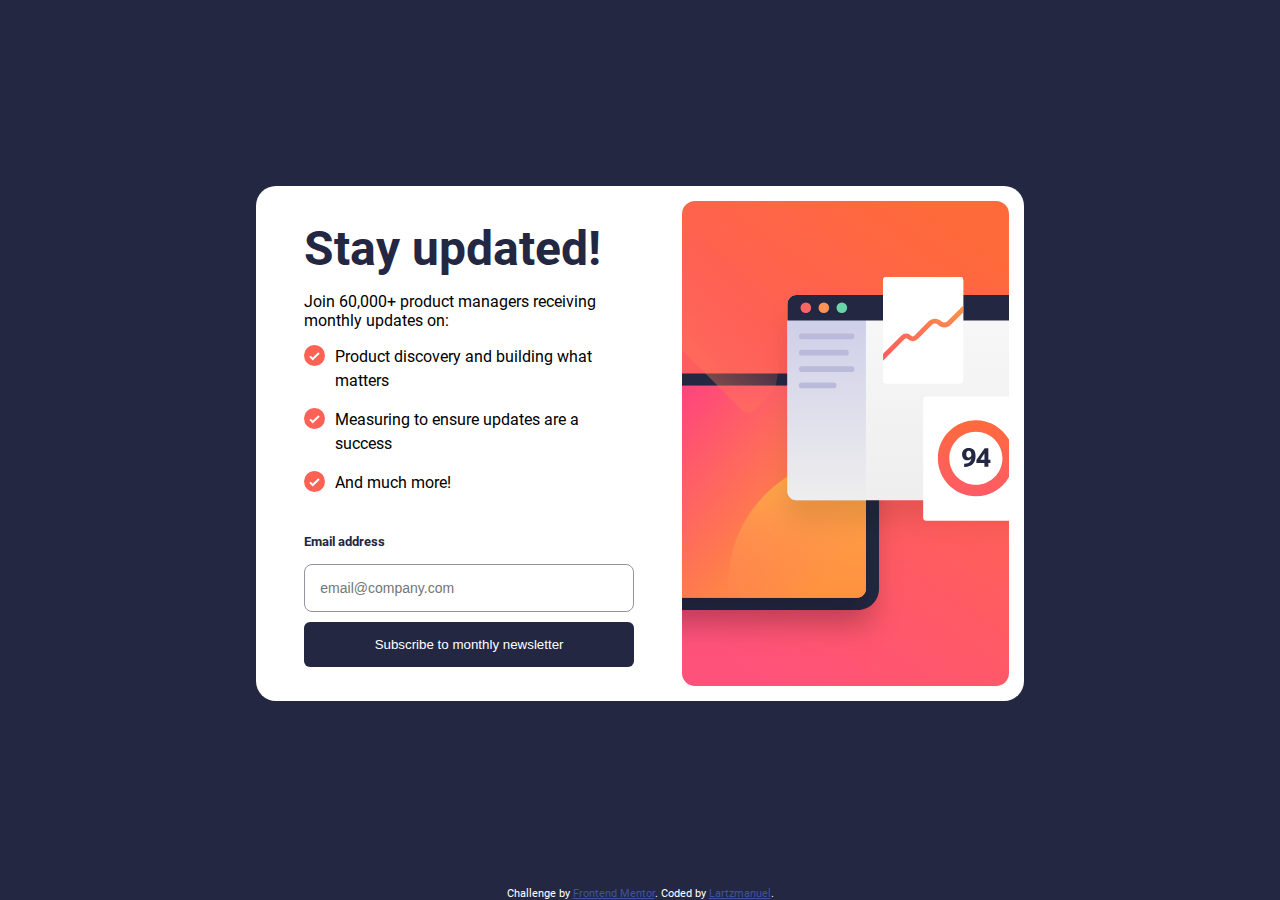
<file: index.html>
<!DOCTYPE html>
<html lang="en">
<head>
  <meta charset="UTF-8">
  <meta name="viewport" content="width=device-width, initial-scale=1.0">
  <link rel="icon" type="image/png" sizes="32x32" href="./assets/images/favicon-32x32.png">
  
  <title>Frontend Mentor | Newsletter sign-up form with success message</title>

  <link rel="stylesheet" href="index-style.css">

</head>
<body>

  <div class="card">
    <div class="wrapper">
      <div class="image-container">
        <img src="/assets/images/illustration-sign-up-mobile.svg" alt="an image-card">
      </div>
      <div class="info-container">
        <div class="content">
          <section class="section-1">
            <h1 class="header">
              Stay updated!
            </h1>
            <p class="section-1-para">
              Join 60,000+ product managers receiving monthly updates on:
            </p>
          </section>
          <section class="section-2">
            <ul class="ul">
              <li class="list">Product discovery and building what matters</li>
              <li class="list">Measuring to ensure updates are a success</li>
              <li class="list">And much more!</li>
            </ul>
          </section>
          <section class="section-3">
            <form>
              <div class="labels">
                <label for="email">Email address</label>
                <div id="errorMessage">
                  
                </div>
              </div>
              <div class="input">
                <input type="email" name="email" id="email" placeholder="email@company.com" class="success" class="error">
              </div>
              <div class="btn">
                <button type="button" onclick="validateEmail()">Subscribe to monthly newsletter</button>
              </div>
            </form>
          </section>
        </div>
      </div>
    </div>
  </div>
  
  <div class="attribution">
    Challenge by <a href="https://www.frontendmentor.io?ref=challenge" target="_blank">Frontend Mentor</a>. 
    Coded by <a href="#">Lartzmanuel</a>.

    <script src="/script.js"></script>
  </div>
</body>
</html>
</file>
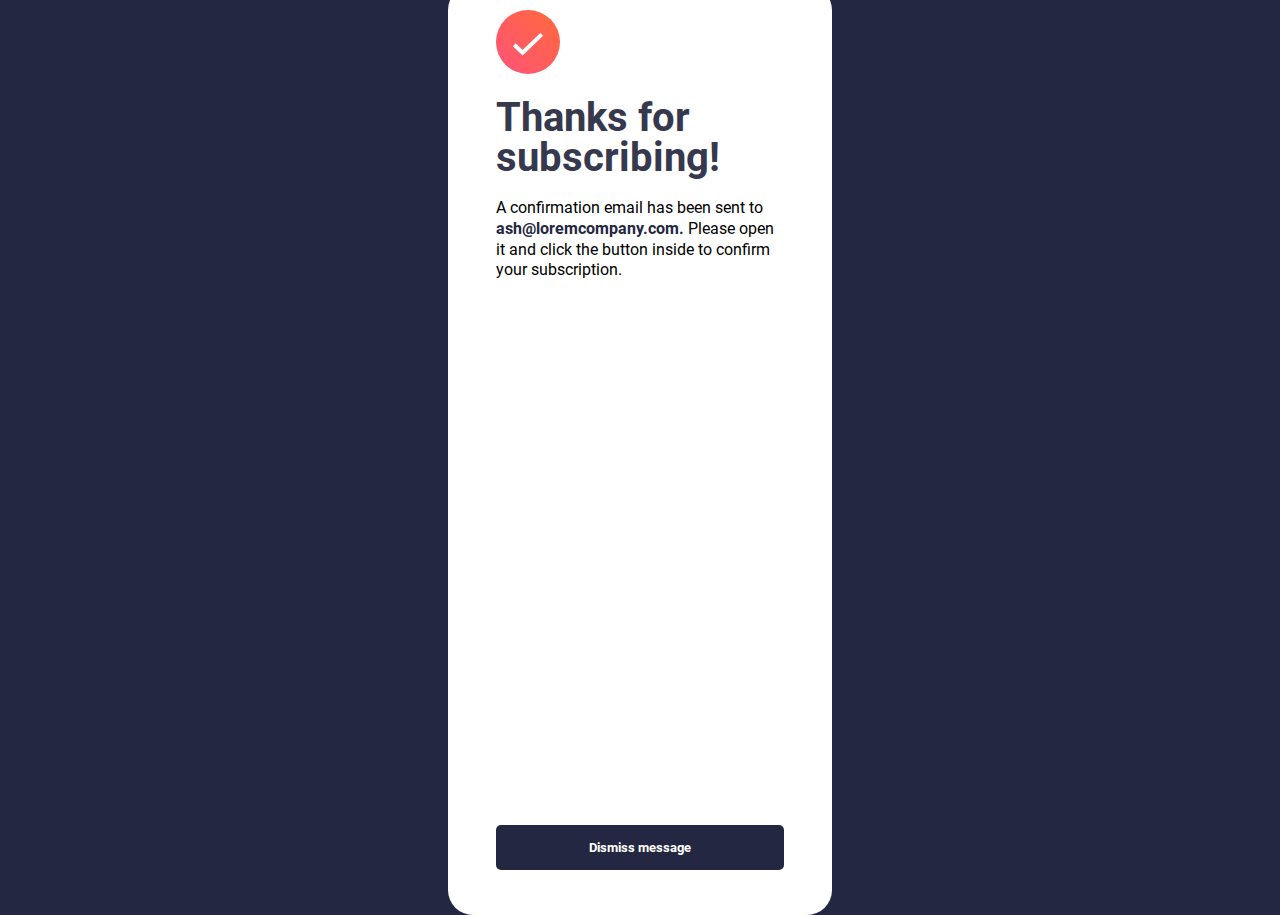
<file: success.html>
<!DOCTYPE html>
<html lang="en">
<head>
    <meta charset="UTF-8">
    <meta name="viewport" content="width=device-width, initial-scale=1.0">
    <title>Success</title>
    <link rel="icon" type="image/png" sizes="32x32" href="./assets/images/favicon-32x32.png">
    <link rel="stylesheet" href="success-style.css">
</head>
<body>

    <div class="card">
        <div class="wrapper">
            <div class="success-info">
                <div class="check">
                    <svg xmlns="http://www.w3.org/2000/svg" width="64" height="64" viewBox="0 0 64 64"><defs><linearGradient id="a" x1="100%" x2="0%" y1="0%" y2="100%"><stop offset="0%" stop-color="#FF6A3A"/><stop offset="100%" stop-color="#FF527B"/></linearGradient></defs><g fill="none"><circle cx="32" cy="32" r="32" fill="url(#a)"/><path stroke="#FFF" stroke-width="4" d="m18.286 34.686 8.334 7.98 19.094-18.285"/></g></svg> 
                </div>
                <h1 class="success-header">
                    Thanks for subscribing!
                </h1>
            
                <p class="success-para">
                    A confirmation email has been sent to <span>ash@loremcompany.com. </span>Please open it and click the button inside to confirm your subscription.
                </p>
            </div>
            <button type="button" onclick="successButton()">
                 Dismiss message
            </button>
        </div>
    </div>

    <script src="/script.js"></script>
</body>
</html>
</file>
<file: index-style.css>
.attribution { font-size: 11px; text-align: center; }
.attribution a { color: hsl(228, 45%, 44%); }

:root {
    --tomato: hsl(4, 100%, 67%);
    --tomato-shade: hsl(4, 89%, 89%);
    --dark-slate-grey: hsl(234, 29%, 20%);
    --charcoal-grey: hsl(235, 18%, 26%);
    --grey: hsl(231, 7%, 60%);
    --white: hsl(0, 0%, 100%);
}

@font-face {
    font-family: 'Roboto-Bold';
    src: url(/assets/fonts/Roboto-Bold.ttf);
    font-weight: 700;
}

@font-face {
    font-family: 'Roboto-Regular';
    src: url(/assets/fonts/Roboto-Regular.ttf);
    font-weight: 400;
}

*{
    margin: 0;
    padding: 0;
    box-sizing: border-box;
}

body {
    font-family: 'Roboto-Regular';
    min-height: 100svh;
}

.card, .image-container, .image-container img {
    width: 100%;
}

.image-container {
    display: flex;
    align-items: flex-end;
}

.content{
    width: 90%;
    margin: 20px auto;
}

.header {
    font-family: 'Roboto-Bold';
    color: var(--dark-slate-grey);
    font-size: 2rem;
    padding-bottom: 15px;
}

.section-1-para {
    padding-bottom: 15px;
}

ul {
    list-style: none;
    margin-bottom: 20px;
}

.list:before {
    content: url(/assets/images/icon-list.svg);
    margin-right: 10px;
}

.list {
    display: flex;
    align-items: start;
    padding-bottom: 10px;
    line-height: 1.5;
}

.labels {
    display: flex;
    justify-content: space-between;
    margin-bottom: 5px;
}

 input, button{
    width: 100%;
    padding: 15px;
    border-radius: 6px;
}

input {
    margin-bottom: 15px;
}

label[for=email]{
    font-family: 'Roboto-Bold';
    font-size: 0.8rem;
    color: var(--dark-slate-grey);
}

#errorMessage {
    font-family: 'Roboto-Bold';
    font-size: 0.8rem;
    color: var(--tomato);
}

input[type=email] {
    border: 1px solid var(--grey);
}

button {
    border: none;
    background-color: var(--dark-slate-grey);
    color: white;
}

.success {
    display: inline-block;
    width: 100%;
    padding: 15px;
    background: none;
    font-size: 14px;
    border-radius: 8px;
    border: 1px solid hsl(231, 7%, 60%);
    margin: 10px 0;
    font-weight: 400;
    outline: none;
    color: hsl(231, 7%, 60%);
}

.error {
    background-color: var(--tomato-shade);
    color: var(--tomato);
    font-weight: 700;
}


@media only screen and (min-width: 1024px){
    body {
        display: flex;
        justify-content: center;
        align-items: center;
        height: 100vh;
        background-color: var(--dark-slate-grey);
        flex-direction: column;
        }

    .card {
        background-color: var(--white);
        width: 60%;
        margin: auto;
        border-radius: 20px;
        padding: 15px 15px 15px 0;
    }

    .wrapper {
        display: flex;
        flex-direction: row-reverse;
        height: 100%;
    }

    .header, .section-1-para, .list {
        padding-bottom: 15px;
    }

    .header {
        font-size: 3rem;
    }

    .info-container {
        width: 120%;
        padding: 0 30px;
        display: flex;
        justify-content: center;
        align-items: center;
        height: 100%;
    }

    .content{
        margin: 0;
    }

    .image-container img {
        content: url(/assets/images/illustration-sign-up-desktop.svg);
    }

    button:hover {
        cursor: pointer;
        background: linear-gradient(to right,rgb(241, 98, 122), rgb(240, 110, 35));
        box-shadow: 0 8px 24px rgb(252, 161, 161);
    }


    .attribution { font-size: 11px; text-align: center; }
    .attribution {
        color: white;
    }
    .attribution a { color: hsl(228, 45%, 44%); }
}
</file>
<file: success-style.css>
:root {
    --tomato: hsl(4, 100%, 67%);
    --tomato-shade: #fa867e;
    --dark-slate-grey: hsl(234, 29%, 20%);
    --charcoal-grey: hsl(235, 18%, 26%);
    --grey: hsl(231, 7%, 60%);
    --white: hsl(0, 0%, 100%);
}

@font-face {
    font-family: 'Roboto-Bold';
    src: url(/assets/fonts/Roboto-Bold.ttf);
    font-weight: 700;
}

@font-face {
    font-family: 'Roboto-Regular';
    src: url(/assets/fonts/Roboto-Regular.ttf);
    font-weight: 400;
}

* {
    margin: 0;
    padding: 0;
    box-sizing: border-box;
}

body {
    font-family: 'Roboto-Regular';
}

.wrapper {
    min-height: calc(100svh - 20px);
    display: flex;
    flex-direction: column;
    justify-content: space-between;
    width: 90%;
    margin: 25px auto;
}

.success-info {
    margin-top: 3rem;
}

.check {
    padding-bottom: 20px;
}

.success-header {
    font-family: 'Roboto-Bold';
    color: var(--charcoal-grey);
    font-size: 2.5rem;
    line-height: 1;
    padding-bottom: 20px;
}

.success-para {
    line-height: 1.3;
}

span {
    color: var(--dark-slate-grey);
    font-family: 'Roboto-Bold';
}

button {
    font-family: 'Roboto-Bold';
    padding: 15px;
    border: none;
    border-radius: 5px;
    background-color: var(--dark-slate-grey);
    color: var(--white);
}

@media only screen and (min-width: 720px){
    body {
    display: flex;
    justify-content: center;
    align-items: center;
    height: 100vh;
    background-color: var(--dark-slate-grey);
    }

    .card {
        width: 30%;
        background-color: var(--white);
        border-radius: 25px;
    }

    .wrapper {
        width: 75%;
        height: auto;
    }

    .success-info {
        margin-top: 0;
    }

    .success-para{
        margin-bottom: 30px;
    }

    button {
        margin-bottom: 20px;
    }

    button:hover {
        cursor: pointer;
        background: linear-gradient(to right,rgb(241, 98, 122), rgb(240, 110, 35));
        box-shadow: 0 8px 24px rgb(252, 161, 161);
    }
}
</file>
